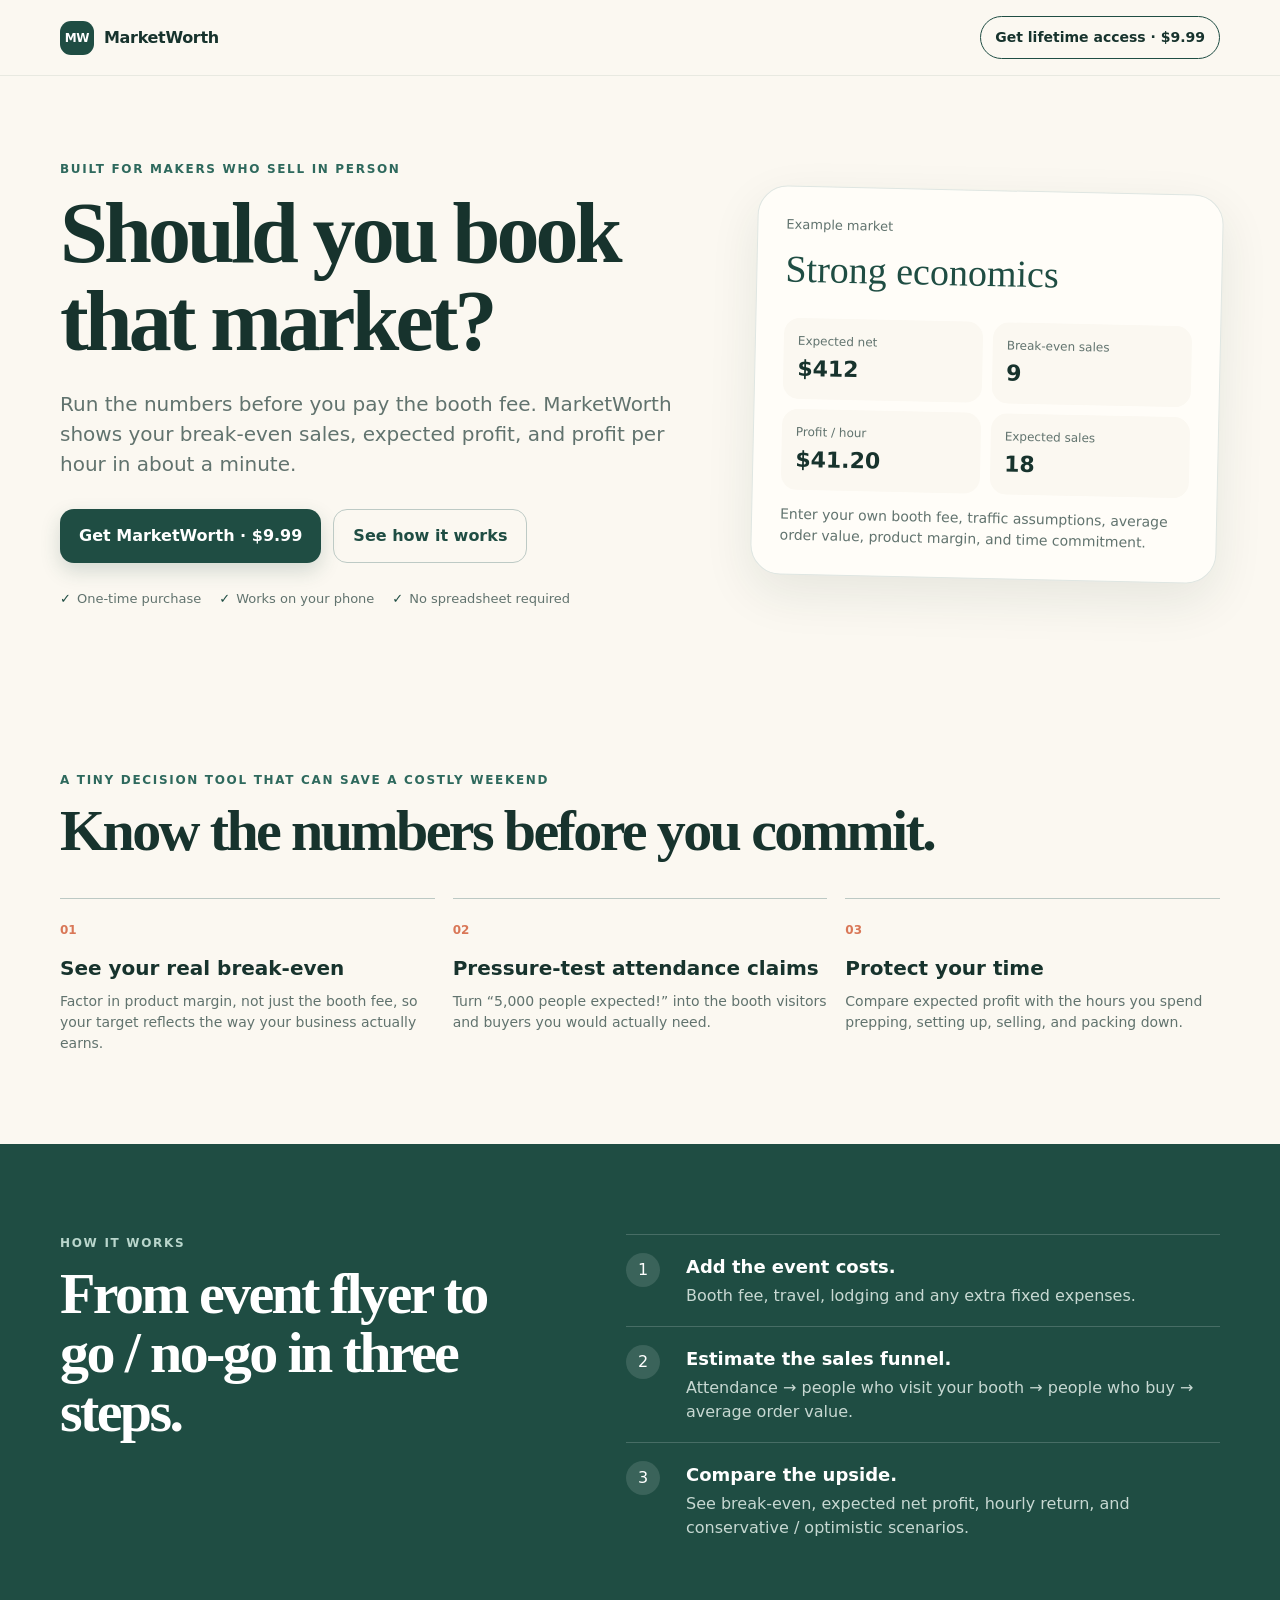
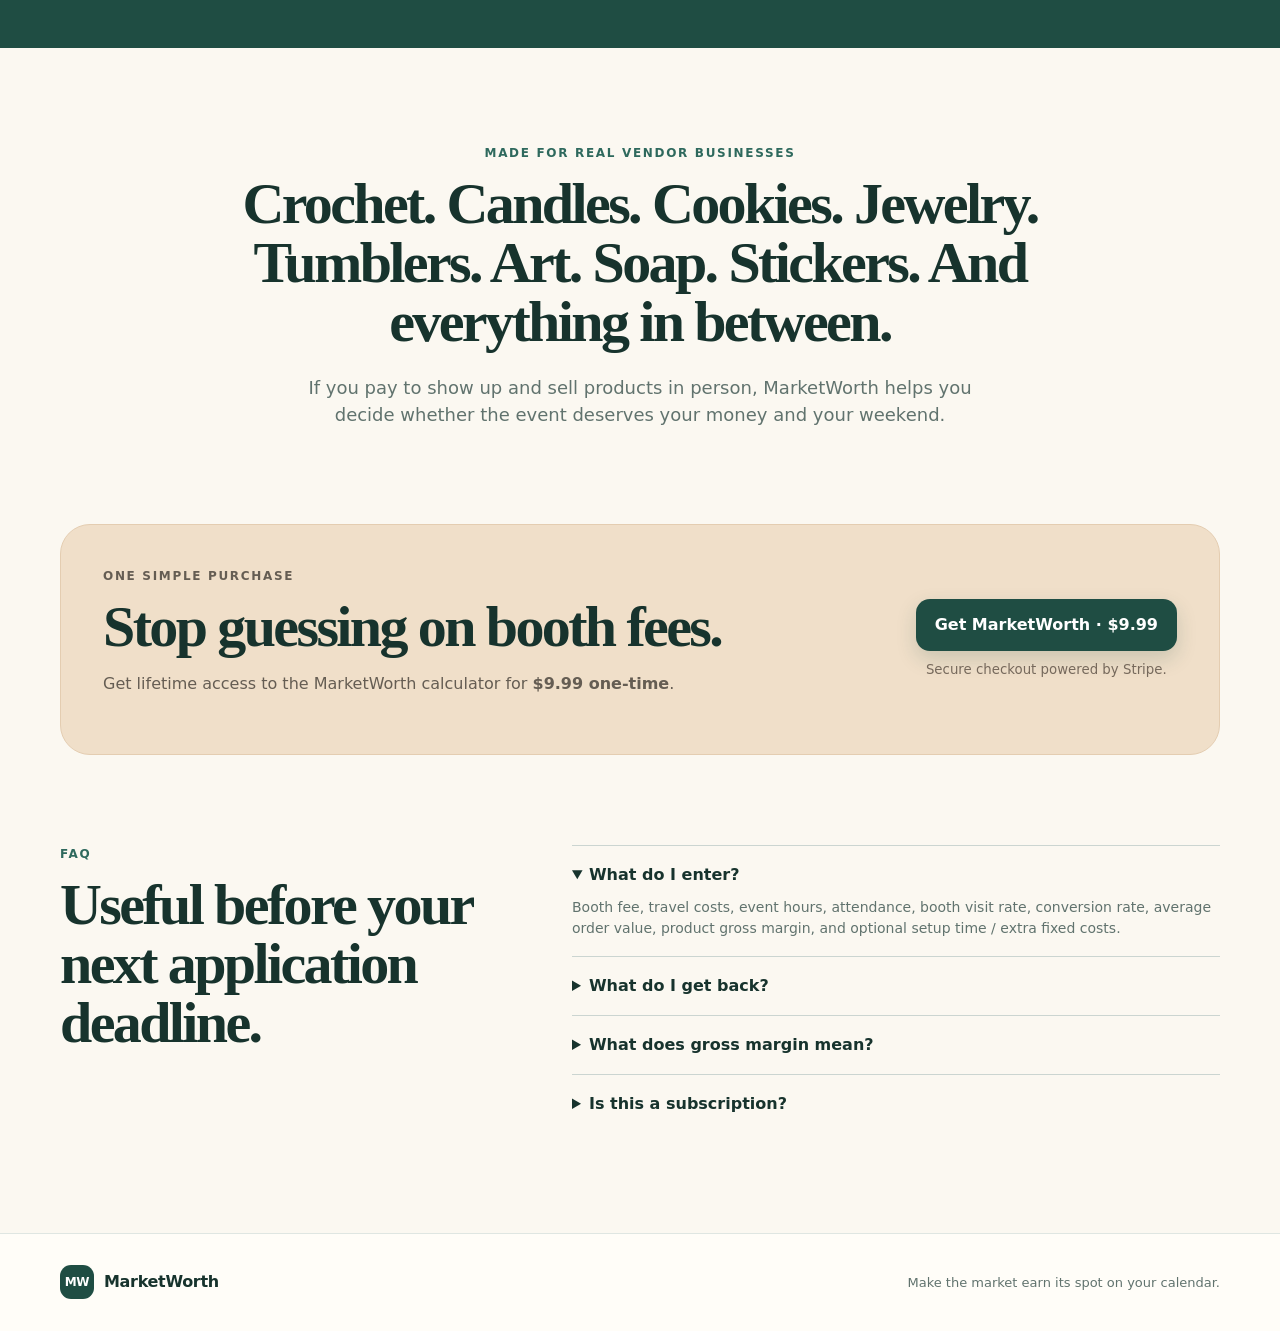
<file: index.html>
<!doctype html>
<html lang="en">
<head>
  <meta charset="utf-8" />
  <meta name="viewport" content="width=device-width,initial-scale=1,viewport-fit=cover" />
  <meta name="theme-color" content="#1f4d43" />
  <meta name="description" content="Know whether a craft fair or vendor market is worth booking before you pay the booth fee." />
  <title>MarketWorth — Should I Book This Market?</title>
  <link rel="manifest" href="/manifest.webmanifest" />
  <link rel="icon" href="/icon.svg" type="image/svg+xml" />
  <link rel="stylesheet" href="/styles.css" />
</head>
<body>
  <header class="site-header">
    <a class="brand" href="#top" aria-label="MarketWorth home"><span class="brand-mark">MW</span><span>MarketWorth</span></a>
    <a class="header-cta" href="https://buy.stripe.com/7sY3cwg8Da4A4Sa8Bhgbm01" data-purchase>Get lifetime access · $9.99</a>
  </header>
  <main id="top">
    <section class="hero wrap">
      <div class="hero-copy">
        <p class="eyebrow">Built for makers who sell in person</p>
        <h1>Should you book that market?</h1>
        <p class="hero-sub">Run the numbers before you pay the booth fee. MarketWorth shows your break-even sales, expected profit, and profit per hour in about a minute.</p>
        <div class="hero-actions">
          <a class="button primary" href="https://buy.stripe.com/7sY3cwg8Da4A4Sa8Bhgbm01" data-purchase>Get MarketWorth · $9.99</a>
          <a class="button ghost" href="#how">See how it works</a>
        </div>
        <div class="trust-row"><span>One-time purchase</span><span>Works on your phone</span><span>No spreadsheet required</span></div>
      </div>
      <aside class="hero-card">
        <div class="mini-label">Example market</div>
        <div class="hero-verdict good">Strong economics</div>
        <div class="mini-grid">
          <div><span>Expected net</span><strong>$412</strong></div>
          <div><span>Break-even sales</span><strong>9</strong></div>
          <div><span>Profit / hour</span><strong>$41.20</strong></div>
          <div><span>Expected sales</span><strong>18</strong></div>
        </div>
        <p>Enter your own booth fee, traffic assumptions, average order value, product margin, and time commitment.</p>
      </aside>
    </section>

    <section class="benefits wrap">
      <div class="section-intro"><p class="eyebrow">A tiny decision tool that can save a costly weekend</p><h2>Know the numbers before you commit.</h2></div>
      <div class="benefit-grid">
        <article><span>01</span><h3>See your real break-even</h3><p>Factor in product margin, not just the booth fee, so your target reflects the way your business actually earns.</p></article>
        <article><span>02</span><h3>Pressure-test attendance claims</h3><p>Turn “5,000 people expected!” into the booth visitors and buyers you would actually need.</p></article>
        <article><span>03</span><h3>Protect your time</h3><p>Compare expected profit with the hours you spend prepping, setting up, selling, and packing down.</p></article>
      </div>
    </section>

    <section id="how" class="how-section">
      <div class="wrap how-grid">
        <div><p class="eyebrow">How it works</p><h2>From event flyer to go / no-go in three steps.</h2></div>
        <ol>
          <li><span>1</span><div><strong>Add the event costs.</strong><p>Booth fee, travel, lodging and any extra fixed expenses.</p></div></li>
          <li><span>2</span><div><strong>Estimate the sales funnel.</strong><p>Attendance → people who visit your booth → people who buy → average order value.</p></div></li>
          <li><span>3</span><div><strong>Compare the upside.</strong><p>See break-even, expected net profit, hourly return, and conservative / optimistic scenarios.</p></div></li>
        </ol>
      </div>
    </section>

    <section class="audience wrap">
      <p class="eyebrow">Made for real vendor businesses</p>
      <h2>Crochet. Candles. Cookies. Jewelry. Tumblers. Art. Soap. Stickers. And everything in between.</h2>
      <p>If you pay to show up and sell products in person, MarketWorth helps you decide whether the event deserves your money and your weekend.</p>
    </section>

    <section id="buy" class="buy-section">
      <div class="wrap buy-card">
        <div><p class="eyebrow">One simple purchase</p><h2>Stop guessing on booth fees.</h2><p>Get lifetime access to the MarketWorth calculator for <strong>$9.99 one-time</strong>.</p></div>
        <div class="buy-action">
          <a class="button primary purchase-button" data-purchase href="https://buy.stripe.com/7sY3cwg8Da4A4Sa8Bhgbm01">Get MarketWorth · $9.99</a>
          <small>Secure checkout powered by Stripe.</small>
        </div>
      </div>
    </section>

    <section class="faq wrap">
      <div><p class="eyebrow">FAQ</p><h2>Useful before your next application deadline.</h2></div>
      <div class="faq-list">
        <details open><summary>What do I enter?</summary><p>Booth fee, travel costs, event hours, attendance, booth visit rate, conversion rate, average order value, product gross margin, and optional setup time / extra fixed costs.</p></details>
        <details><summary>What do I get back?</summary><p>Total event cost, break-even revenue and sales, estimated customers, revenue, gross profit, net profit, profit per hour, and low / expected / high scenarios.</p></details>
        <details><summary>What does gross margin mean?</summary><p>It’s the percentage of each sale left after the direct cost of making the product. If a $20 item costs $6 in materials, its gross margin is 70%.</p></details>
        <details><summary>Is this a subscription?</summary><p>No. MarketWorth is $9.99 one-time for lifetime access to this V1 calculator.</p></details>
      </div>
    </section>
  </main>
  <footer><div class="wrap footer-inner"><div class="brand"><span class="brand-mark">MW</span><span>MarketWorth</span></div><p>Make the market earn its spot on your calendar.</p></div></footer>
  <script>
    document.querySelectorAll('[data-purchase]').forEach(el => el.addEventListener('click', () => {
      window.dataLayer = window.dataLayer || [];
      window.dataLayer.push({event:'purchase_clicked', price:9.99});
      window.dispatchEvent(new CustomEvent('marketworth:analytics',{detail:{event:'purchase_clicked',price:9.99}}));
    }));
  </script>
</body>
</html>
</file>
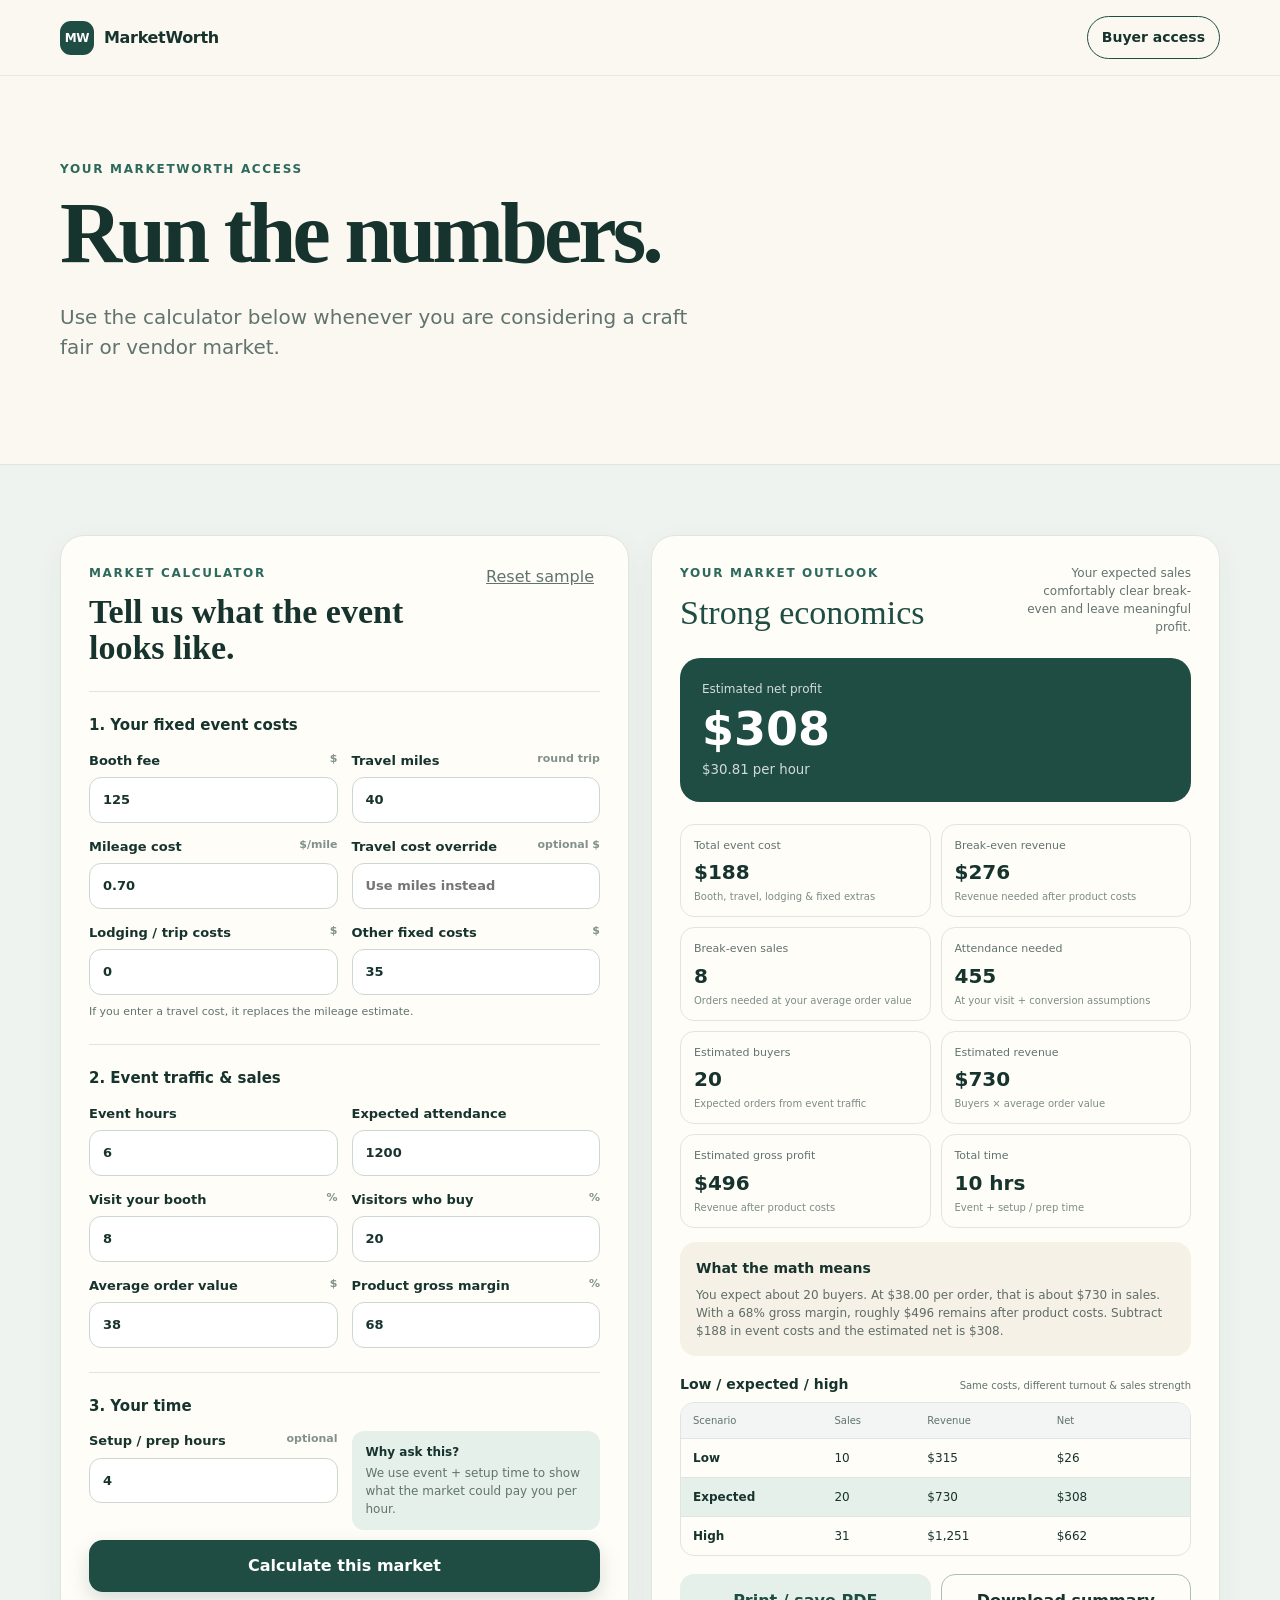
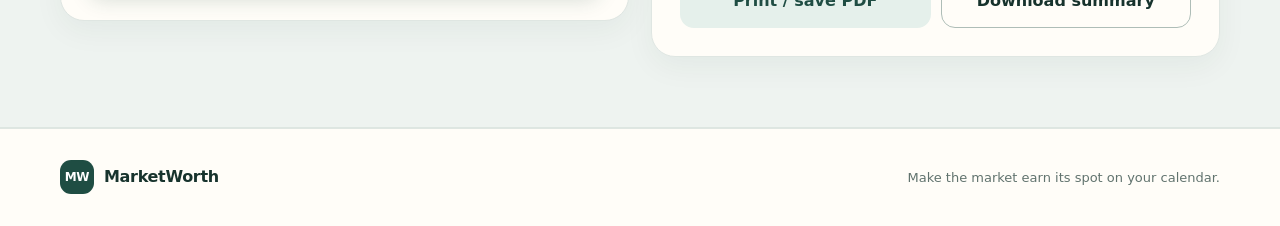
<file: access/index.html>
<!doctype html>
<html lang="en">
<head>
  <meta charset="utf-8" />
  <meta name="viewport" content="width=device-width,initial-scale=1,viewport-fit=cover" />
  <meta name="theme-color" content="#1f4d43" />
  <meta name="description" content="Know whether a craft fair or vendor market is worth booking before you pay the booth fee." />
  <title>MarketWorth — Craft Fair Profit Calculator</title>
  
  <link rel="icon" href="/icon.svg" type="image/svg+xml" />
  <link rel="stylesheet" href="/styles.css" />
</head>
<body>
  <header class="site-header">
    <a class="brand" href="/" aria-label="MarketWorth home">
      <span class="brand-mark">MW</span>
      <span>MarketWorth</span>
    </a>
    <span class="header-cta">Buyer access</span>
  </header>

  <main id="top">
    <section class="hero wrap"><div class="hero-copy"><p class="eyebrow">Your MarketWorth access</p><h1>Run the numbers.</h1><p class="hero-sub">Use the calculator below whenever you are considering a craft fair or vendor market.</p></div></section><section class="hero wrap" style="display:none">
      <div class="hero-copy">
        <p class="eyebrow">Built for makers who sell in person</p>
        <h1>Should you book that market?</h1>
        <p class="hero-sub">Run the numbers before you pay the booth fee. See break-even sales, expected profit, and profit per hour in about a minute.</p>
        <div class="hero-actions">
          <a class="button primary" href="#calculator">Check a market</a>
          <a class="button ghost" href="#how">See how it works</a>
        </div>
        <div class="trust-row" aria-label="Product highlights">
          <span>No login</span><span>Works on your phone</span><span>Your numbers stay on your device</span>
        </div>
      </div>
      <aside class="hero-card" aria-label="Example result">
        <div class="mini-label">Example market</div>
        <div class="hero-verdict good">Strong economics</div>
        <div class="mini-grid">
          <div><span>Expected net</span><strong>$412</strong></div>
          <div><span>Break-even sales</span><strong>9</strong></div>
          <div><span>Profit / hour</span><strong>$41.20</strong></div>
          <div><span>Expected sales</span><strong>18</strong></div>
        </div>
        <p>Replace the sample numbers with yours and MarketWorth does the rest.</p>
      </aside>
    </section>

    <section id="calculator" class="calculator-section">
      <div class="wrap calculator-grid">
        <div class="input-panel card">
          <div class="section-heading">
            <div>
              <p class="eyebrow">Market calculator</p>
              <h2>Tell us what the event looks like.</h2>
            </div>
            <button id="resetBtn" class="text-button" type="button">Reset sample</button>
          </div>

          <form id="calcForm" novalidate>
            <div class="field-group">
              <h3>1. Your fixed event costs</h3>
              <div class="fields two">
                <label>Booth fee <span class="hint">$</span><input id="boothFee" type="number" min="0" step="1" value="125" inputmode="decimal" /></label>
                <label>Travel miles <span class="hint">round trip</span><input id="travelMiles" type="number" min="0" step="1" value="40" inputmode="decimal" /></label>
                <label>Mileage cost <span class="hint">$/mile</span><input id="mileageRate" type="number" min="0" step="0.01" value="0.70" inputmode="decimal" /></label>
                <label>Travel cost override <span class="hint">optional $</span><input id="travelCost" type="number" min="0" step="1" placeholder="Use miles instead" inputmode="decimal" /></label>
                <label>Lodging / trip costs <span class="hint">$</span><input id="lodging" type="number" min="0" step="1" value="0" inputmode="decimal" /></label>
                <label>Other fixed costs <span class="hint">$</span><input id="extraFixed" type="number" min="0" step="1" value="35" inputmode="decimal" /></label>
              </div>
              <p class="field-note">If you enter a travel cost, it replaces the mileage estimate.</p>
            </div>

            <div class="field-group">
              <h3>2. Event traffic & sales</h3>
              <div class="fields two">
                <label>Event hours <input id="eventHours" type="number" min="0.5" step="0.5" value="6" inputmode="decimal" /></label>
                <label>Expected attendance <input id="attendance" type="number" min="1" step="1" value="1200" inputmode="numeric" /></label>
                <label>Visit your booth <span class="hint">%</span><input id="visitRate" type="number" min="0" max="100" step="0.5" value="8" inputmode="decimal" /></label>
                <label>Visitors who buy <span class="hint">%</span><input id="conversionRate" type="number" min="0" max="100" step="0.5" value="20" inputmode="decimal" /></label>
                <label>Average order value <span class="hint">$</span><input id="aov" type="number" min="0" step="0.5" value="38" inputmode="decimal" /></label>
                <label>Product gross margin <span class="hint">%</span><input id="margin" type="number" min="1" max="100" step="1" value="68" inputmode="decimal" /></label>
              </div>
            </div>

            <div class="field-group">
              <h3>3. Your time</h3>
              <div class="fields two">
                <label>Setup / prep hours <span class="hint">optional</span><input id="laborHours" type="number" min="0" step="0.5" value="4" inputmode="decimal" /></label>
                <div class="explain-box"><strong>Why ask this?</strong><span>We use event + setup time to show what the market could pay you per hour.</span></div>
              </div>
            </div>

            <button class="button primary wide" type="submit">Calculate this market</button>
            <p id="formError" class="error" role="alert" hidden></p>
          </form>
        </div>

        <div class="result-panel card" id="results" aria-live="polite">
          <div class="result-top">
            <div>
              <p class="eyebrow">Your market outlook</p>
              <div id="verdict" class="verdict good">Strong economics</div>
            </div>
            <div id="verdictNote" class="verdict-note">Your expected sales comfortably clear break-even.</div>
          </div>

          <div class="result-feature">
            <span>Estimated net profit</span>
            <strong id="netProfit">$0</strong>
            <small id="profitHour">$0 per hour</small>
          </div>

          <div class="metrics">
            <div class="metric"><span>Total event cost</span><strong id="totalCost">$0</strong><small>Booth, travel, lodging & fixed extras</small></div>
            <div class="metric"><span>Break-even revenue</span><strong id="breakEvenRevenue">$0</strong><small>Revenue needed after product costs</small></div>
            <div class="metric"><span>Break-even sales</span><strong id="breakEvenSales">0</strong><small>Orders needed at your average order value</small></div>
            <div class="metric"><span>Attendance needed</span><strong id="customersNeeded">0</strong><small>At your visit + conversion assumptions</small></div>
            <div class="metric"><span>Estimated buyers</span><strong id="estimatedBuyers">0</strong><small>Expected orders from event traffic</small></div>
            <div class="metric"><span>Estimated revenue</span><strong id="estimatedRevenue">$0</strong><small>Buyers × average order value</small></div>
            <div class="metric"><span>Estimated gross profit</span><strong id="grossProfit">$0</strong><small>Revenue after product costs</small></div>
            <div class="metric"><span>Total time</span><strong id="totalHours">0 hrs</strong><small>Event + setup / prep time</small></div>
          </div>

          <div class="math-explainer">
            <h3>What the math means</h3>
            <p id="plainMath"></p>
          </div>

          <div class="scenario-wrap">
            <div class="scenario-heading"><h3>Low / expected / high</h3><span>Same costs, different turnout & sales strength</span></div>
            <div class="scenario-table" role="table" aria-label="Scenario comparison">
              <div class="scenario-row scenario-head" role="row"><span>Scenario</span><span>Sales</span><span>Revenue</span><span>Net</span></div>
              <div class="scenario-row" role="row"><strong>Low</strong><span id="lowSales"></span><span id="lowRevenue"></span><span id="lowNet"></span></div>
              <div class="scenario-row expected" role="row"><strong>Expected</strong><span id="expSales"></span><span id="expRevenue"></span><span id="expNet"></span></div>
              <div class="scenario-row" role="row"><strong>High</strong><span id="highSales"></span><span id="highRevenue"></span><span id="highNet"></span></div>
            </div>
          </div>

          <div class="result-actions">
            <button id="printBtn" class="button secondary" type="button">Print / save PDF</button>
            <button id="downloadBtn" class="button ghost-dark" type="button">Download summary</button>
          </div>
        </div>
      </div>
    </section>

    <section class="benefits wrap" style="display:none">
      <div class="section-intro"><p class="eyebrow">A tiny decision tool that can save a costly weekend</p><h2>Know the numbers before you commit.</h2></div>
      <div class="benefit-grid">
        <article><span>01</span><h3>See your real break-even</h3><p>Factor in product margin, not just the booth fee, so your target is grounded in the way your business actually earns.</p></article>
        <article><span>02</span><h3>Pressure-test attendance claims</h3><p>Turn “5,000 people expected!” into the booth visitors and buyers you would actually need.</p></article>
        <article><span>03</span><h3>Protect your time</h3><p>Compare expected profit with the full hours you spend prepping, setting up, selling, and packing down.</p></article>
      </div>
    </section>

    <section id="how" class="how-section" style="display:none">
      <div class="wrap how-grid">
        <div><p class="eyebrow">How it works</p><h2>From event flyer to go / no-go in three steps.</h2></div>
        <ol>
          <li><span>1</span><div><strong>Add the event costs.</strong><p>Booth fee, travel, lodging and any extra fixed expenses.</p></div></li>
          <li><span>2</span><div><strong>Estimate the sales funnel.</strong><p>Attendance → people who visit your booth → people who buy → average order value.</p></div></li>
          <li><span>3</span><div><strong>Compare the upside.</strong><p>See break-even, expected net profit, hourly return, and conservative / optimistic scenarios.</p></div></li>
        </ol>
      </div>
    </section>

    <section class="audience wrap" style="display:none">
      <p class="eyebrow">Made for real vendor businesses</p>
      <h2>Crochet. Candles. Cookies. Jewelry. Tumblers. Art. Soap. Stickers. And everything in between.</h2>
      <p>If you pay to show up and sell products in person, MarketWorth helps you decide whether the event deserves your money and your weekend.</p>
    </section>

    <section id="buy" class="buy-section" style="display:none">
      <div class="wrap buy-card">
        <div><p class="eyebrow">One simple purchase</p><h2>Stop guessing on booth fees.</h2><p>Get lifetime access to the MarketWorth calculator for <strong>$9.99 one-time</strong>.</p></div>
        <div class="buy-action">
          <button class="button primary purchase-button" data-purchase type="button">Get MarketWorth · $9.99</button>
          <small>Secure checkout connection coming next.</small>
        </div>
      </div>
    </section>

    <section class="faq wrap" style="display:none">
      <div><p class="eyebrow">FAQ</p><h2>Useful before your next application deadline.</h2></div>
      <div class="faq-list">
        <details open><summary>What if I don’t know how many people will visit my booth?</summary><p>Use a conservative estimate. MarketWorth also shows low and high scenarios so you can see whether the event only works when everything goes perfectly.</p></details>
        <details><summary>What does gross margin mean?</summary><p>It’s the percentage of each sale left after the direct cost of making the product. If a $20 item costs $6 in materials, its gross margin is 70%.</p></details>
        <details><summary>Does profit per hour include prep time?</summary><p>Yes, when you enter setup / prep hours. We divide estimated net profit by event hours plus those additional hours.</p></details>
        <details><summary>Is my data saved?</summary><p>No account or database is used in this version. Calculations happen in your browser. Your inputs stay on your device unless you print or download your own summary.</p></details>
      </div>
    </section>
  </main>

  <footer>
    <div class="wrap footer-inner"><div class="brand"><span class="brand-mark">MW</span><span>MarketWorth</span></div><p>Make the market earn its spot on your calendar.</p></div>
  </footer>

  <div id="toast" class="toast" role="status" aria-live="polite"></div>
  <script src="/app.js" defer></script>
</body>
</html>
</file>
<file: styles.css>
:root{--ink:#17332d;--muted:#61736e;--cream:#fbf8f1;--paper:#fffdf8;--line:#dfe6e2;--green:#1f4d43;--green2:#2e695d;--mint:#e5f0eb;--coral:#d97757;--amber:#c78c2f;--red:#a94f43;--shadow:0 18px 50px rgba(24,58,49,.09);--radius:24px}
*{box-sizing:border-box}html{scroll-behavior:smooth}body{margin:0;font-family:Inter,ui-sans-serif,system-ui,-apple-system,BlinkMacSystemFont,"Segoe UI",sans-serif;background:var(--cream);color:var(--ink);line-height:1.5}button,input{font:inherit}a{color:inherit;text-decoration:none}.wrap{width:min(1160px,calc(100% - 40px));margin:auto}.site-header{height:76px;display:flex;align-items:center;justify-content:space-between;padding:0 max(20px,calc((100vw - 1160px)/2));border-bottom:1px solid rgba(23,51,45,.08);background:rgba(251,248,241,.9);backdrop-filter:blur(12px);position:sticky;top:0;z-index:20}.brand{display:flex;gap:10px;align-items:center;font-weight:800;letter-spacing:-.02em}.brand-mark{display:grid;place-items:center;width:34px;height:34px;border-radius:11px;background:var(--green);color:white;font-size:12px}.header-cta{font-size:14px;font-weight:700;padding:10px 14px;border:1px solid var(--green);border-radius:999px}.hero{padding:84px 0 72px;display:grid;grid-template-columns:1.15fr .85fr;gap:64px;align-items:center}.eyebrow{text-transform:uppercase;letter-spacing:.14em;font-weight:800;font-size:12px;color:var(--green2);margin:0 0 12px}.hero h1,.section-intro h2,.how-grid h2,.audience h2,.buy-card h2,.faq h2{font-family:Georgia,"Times New Roman",serif;letter-spacing:-.045em;line-height:1.02;margin:0}.hero h1{font-size:clamp(54px,7vw,86px);max-width:760px}.hero-sub{font-size:20px;max-width:650px;color:var(--muted);margin:24px 0 30px}.hero-actions{display:flex;gap:12px;flex-wrap:wrap}.button{border:0;border-radius:14px;padding:14px 19px;font-weight:800;cursor:pointer;display:inline-flex;justify-content:center;align-items:center;transition:.18s ease;min-height:48px}.button:hover{transform:translateY(-1px)}.primary{background:var(--green);color:white;box-shadow:0 8px 20px rgba(31,77,67,.18)}.secondary{background:var(--mint);color:var(--green)}.ghost{background:transparent;border:1px solid #bdcac5;color:var(--green)}.ghost-dark{background:transparent;border:1px solid #aebdb7;color:var(--ink)}.wide{width:100%;margin-top:10px}.trust-row{display:flex;gap:18px;flex-wrap:wrap;margin-top:26px;color:var(--muted);font-size:13px}.trust-row span:before{content:"✓";margin-right:6px;color:var(--green);font-weight:900}.hero-card{background:var(--paper);border:1px solid var(--line);border-radius:30px;padding:28px;box-shadow:var(--shadow);transform:rotate(1.25deg)}.mini-label{color:var(--muted);font-size:13px}.hero-verdict{font-family:Georgia,"Times New Roman",serif;font-size:38px;margin:6px 0 20px}.good{color:var(--green)}.warn{color:var(--amber)}.bad{color:var(--red)}.mini-grid{display:grid;grid-template-columns:1fr 1fr;gap:10px}.mini-grid div{background:var(--cream);border-radius:16px;padding:14px}.mini-grid span,.mini-grid strong{display:block}.mini-grid span{font-size:12px;color:var(--muted)}.mini-grid strong{font-size:22px;margin-top:2px}.hero-card p{color:var(--muted);font-size:14px;margin-bottom:0}.calculator-section{padding:70px 0;background:#eef3f0;border-block:1px solid #dde6e1}.calculator-grid{display:grid;grid-template-columns:1fr 1fr;gap:22px;align-items:start}.card{background:var(--paper);border:1px solid var(--line);border-radius:var(--radius);box-shadow:0 10px 30px rgba(23,51,45,.05)}.input-panel,.result-panel{padding:28px}.section-heading{display:flex;justify-content:space-between;gap:20px;align-items:start}.section-heading h2{font-family:Georgia,"Times New Roman",serif;font-size:34px;line-height:1.08;margin:0}.text-button{border:0;background:transparent;text-decoration:underline;color:var(--muted);cursor:pointer;white-space:nowrap}.field-group{border-top:1px solid var(--line);padding-top:22px;margin-top:24px}.field-group h3{font-size:15px;margin:0 0 14px}.fields{display:grid;gap:14px}.fields.two{grid-template-columns:1fr 1fr}.fields label{font-size:13px;font-weight:750;color:var(--ink)}.hint{float:right;color:#82918c;font-weight:600;font-size:11px}.fields input{margin-top:7px;width:100%;border:1px solid #ccd7d2;background:white;border-radius:12px;padding:12px 13px;color:var(--ink);outline:none;transition:.15s}.fields input:focus{border-color:var(--green2);box-shadow:0 0 0 3px rgba(46,105,93,.1)}.field-note{font-size:11px;color:var(--muted);margin:9px 0 0}.explain-box{background:var(--mint);padding:12px 14px;border-radius:12px;font-size:12px;display:flex;flex-direction:column;justify-content:center}.explain-box span{color:var(--muted);margin-top:3px}.error{background:#f8e9e7;color:#8d3d34;border-radius:10px;padding:10px 12px;font-size:13px}.result-panel{position:sticky;top:98px}.result-top{display:flex;justify-content:space-between;gap:16px;align-items:flex-start}.verdict{font-family:Georgia,"Times New Roman",serif;font-size:34px;line-height:1.1}.verdict-note{font-size:12px;color:var(--muted);max-width:170px;text-align:right}.result-feature{background:var(--green);color:white;border-radius:20px;padding:22px;margin:22px 0}.result-feature span,.result-feature strong,.result-feature small{display:block}.result-feature span{font-size:12px;opacity:.8}.result-feature strong{font-size:46px;line-height:1;margin:8px 0}.result-feature small{opacity:.8}.metrics{display:grid;grid-template-columns:1fr 1fr;gap:10px}.metric{border:1px solid var(--line);border-radius:14px;padding:13px}.metric span,.metric strong,.metric small{display:block}.metric span{font-size:11px;color:var(--muted)}.metric strong{font-size:20px;margin:3px 0}.metric small{font-size:10px;color:#7b8c86;line-height:1.3}.math-explainer{background:#f6f1e6;border-radius:16px;padding:16px;margin-top:14px}.math-explainer h3,.scenario-heading h3{font-size:14px;margin:0 0 7px}.math-explainer p{font-size:12px;color:#5f6c68;margin:0}.scenario-wrap{margin-top:18px}.scenario-heading{display:flex;justify-content:space-between;gap:15px;align-items:baseline}.scenario-heading span{font-size:10px;color:var(--muted)}.scenario-table{border:1px solid var(--line);border-radius:14px;overflow:hidden}.scenario-row{display:grid;grid-template-columns:1.1fr .7fr 1fr 1fr;gap:8px;padding:10px 12px;border-top:1px solid var(--line);font-size:12px;align-items:center}.scenario-row:first-child{border-top:0}.scenario-head{background:#f2f5f3;color:var(--muted);font-size:10px}.scenario-row.expected{background:var(--mint)}.result-actions{display:grid;grid-template-columns:1fr 1fr;gap:10px;margin-top:18px}.benefits{padding:90px 0}.section-intro h2,.how-grid h2,.audience h2,.buy-card h2,.faq h2{font-size:clamp(38px,5vw,58px)}.benefit-grid{display:grid;grid-template-columns:repeat(3,1fr);gap:18px;margin-top:38px}.benefit-grid article{border-top:1px solid #bcc9c4;padding-top:18px}.benefit-grid article>span{font-size:12px;color:var(--coral);font-weight:800}.benefit-grid h3{font-size:20px;margin:12px 0 8px}.benefit-grid p{color:var(--muted);font-size:14px;margin:0}.how-section{background:var(--green);color:white;padding:90px 0}.how-grid{display:grid;grid-template-columns:.9fr 1.1fr;gap:80px}.how-grid .eyebrow{color:#b9d6cc}.how-grid ol{margin:0;padding:0;list-style:none}.how-grid li{display:grid;grid-template-columns:46px 1fr;gap:14px;padding:18px 0;border-top:1px solid rgba(255,255,255,.18)}.how-grid li>span{width:34px;height:34px;border-radius:50%;background:rgba(255,255,255,.12);display:grid;place-items:center}.how-grid li strong{font-size:18px}.how-grid li p{margin:4px 0 0;color:#c7d8d2}.audience{text-align:center;padding:96px 0;max-width:900px}.audience p:last-child{color:var(--muted);font-size:18px;max-width:700px;margin:22px auto 0}.buy-section{padding:0 0 90px}.buy-card{background:#f0dfc9;border:1px solid #e4cdb1;border-radius:30px;padding:42px;display:flex;justify-content:space-between;gap:30px;align-items:center}.buy-card p{color:#655d53}.buy-action{min-width:260px}.purchase-button{width:100%}.buy-action small{display:block;text-align:center;color:#76695c;margin-top:9px}.faq{display:grid;grid-template-columns:.8fr 1.2fr;gap:80px;padding:0 0 100px}.faq-list details{border-top:1px solid #cbd5d1;padding:17px 0}.faq-list summary{font-weight:800;cursor:pointer}.faq-list p{color:var(--muted);font-size:14px;margin:10px 0 0}footer{border-top:1px solid var(--line);padding:26px 0;background:var(--paper)}.footer-inner{display:flex;justify-content:space-between;align-items:center}.footer-inner p{font-size:13px;color:var(--muted)}.toast{position:fixed;left:50%;bottom:24px;transform:translate(-50%,20px);background:#153b33;color:white;padding:12px 16px;border-radius:999px;font-size:13px;opacity:0;pointer-events:none;transition:.2s;z-index:50}.toast.show{opacity:1;transform:translate(-50%,0)}
@media(max-width:900px){.hero,.calculator-grid,.how-grid,.faq{grid-template-columns:1fr}.hero{gap:36px;padding-top:55px}.hero-card{transform:none}.result-panel{position:static}.benefit-grid{grid-template-columns:1fr}.how-grid,.faq{gap:40px}.buy-card{flex-direction:column;align-items:flex-start}.buy-action{width:100%}.result-top{align-items:flex-end}}
@media(max-width:560px){.wrap{width:min(100% - 24px,1160px)}.site-header{height:66px;padding:0 12px}.header-cta{font-size:0;padding:9px 12px}.header-cta:after{content:"Get it · $9.99";font-size:12px}.hero{padding:44px 0 48px}.hero h1{font-size:49px}.hero-sub{font-size:17px}.hero-actions .button{width:100%}.trust-row{gap:8px 14px}.hero-card{padding:20px}.hero-verdict{font-size:31px}.calculator-section{padding:42px 0}.input-panel,.result-panel{padding:18px;border-radius:20px}.section-heading{display:block}.text-button{margin-top:9px;padding:0}.fields.two{grid-template-columns:1fr}.metrics{grid-template-columns:1fr 1fr}.metric{padding:11px}.metric strong{font-size:17px}.result-feature strong{font-size:40px}.result-top{display:block}.verdict-note{text-align:left;max-width:none;margin-top:6px}.result-actions{grid-template-columns:1fr}.scenario-row{grid-template-columns:1fr .65fr .9fr .9fr;padding:9px 8px;font-size:11px}.scenario-heading{display:block}.benefits,.how-section,.audience{padding:62px 0}.buy-section{padding-bottom:62px}.buy-card{padding:26px 20px}.faq{padding-bottom:70px}.footer-inner{display:block}.footer-inner p{margin-bottom:0}}
@media print{body{background:white}.site-header,.hero,.input-panel,.benefits,.how-section,.audience,.buy-section,.faq,footer,.toast{display:none!important}.calculator-section{padding:0;background:white;border:0}.calculator-grid{display:block;width:100%;max-width:none}.result-panel{position:static;box-shadow:none;border:0;padding:18px}.result-actions{display:none}.result-feature{-webkit-print-color-adjust:exact;print-color-adjust:exact}.scenario-row.expected,.math-explainer{-webkit-print-color-adjust:exact;print-color-adjust:exact}#results:before{content:"MarketWorth — Market Summary";display:block;font-family:Georgia,serif;font-size:24px;font-weight:bold;margin-bottom:14px}}
</file>
